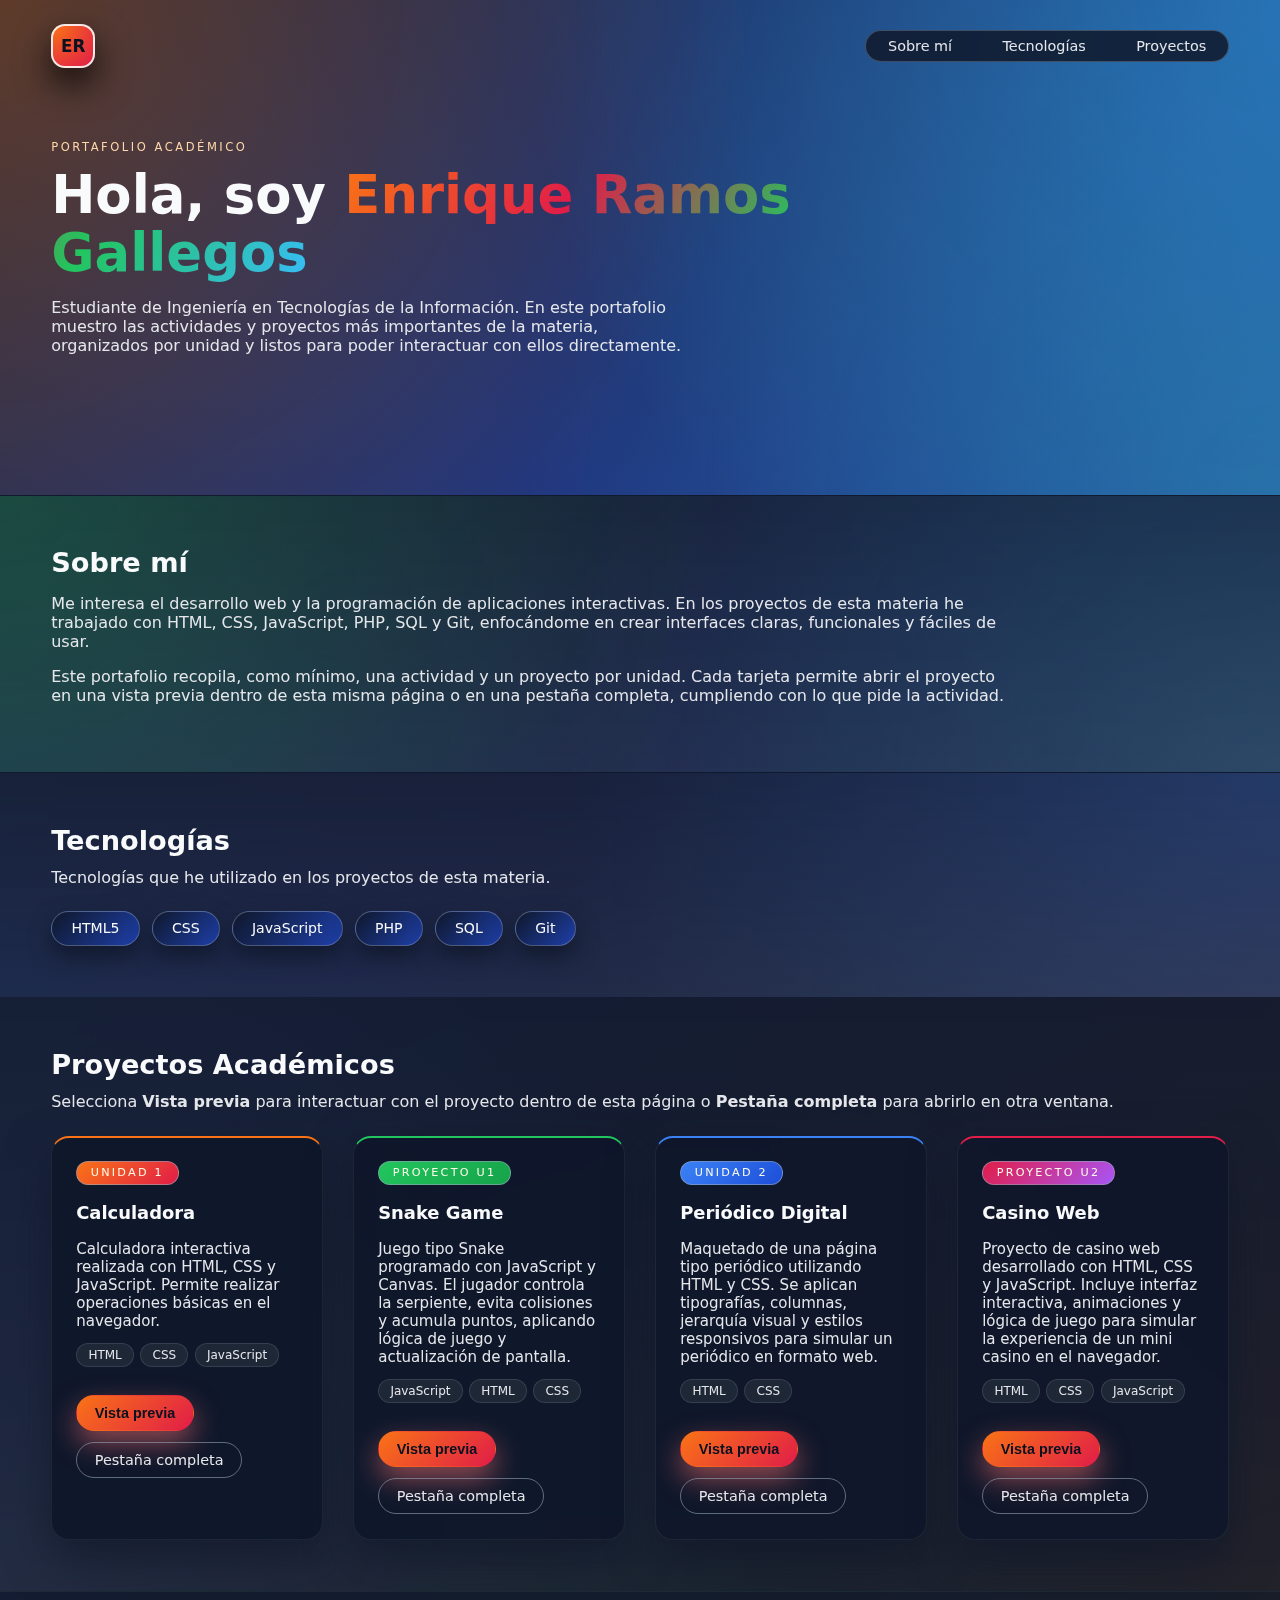
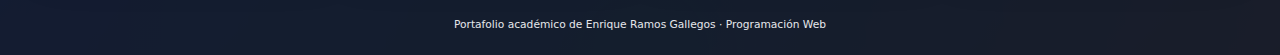
<file: index.html>
<!DOCTYPE html>
<html lang="es">
<head>
    <meta charset="UTF-8" />
    <meta name="viewport" content="width=device-width, initial-scale=1.0" />
    <title>Portafolio | Enrique Ramos Gallegos</title>
    <link rel="stylesheet" href="style.css" />
</head>
<body>
    <header class="hero">
        <nav class="top-nav">
            <span class="logo">ER</span>
            <ul class="nav-links">
                <li><a href="#about">Sobre mí</a></li>
                <li><a href="#skills">Tecnologías</a></li>
                <li><a href="#projects">Proyectos</a></li>
            </ul>
        </nav>

        <section class="hero-content">
            <div class="hero-text">
                <p class="hero-eyebrow">Portafolio académico</p>
                <h1>Hola, soy <span>Enrique Ramos Gallegos</span></h1>
                <p class="hero-subtitle">
                    Estudiante de Ingeniería en Tecnologías de la Información.
                    En este portafolio muestro las actividades y proyectos más
                    importantes de la materia, organizados por unidad y listos
                    para poder interactuar con ellos directamente.
                </p>
            </div>
        </section>
    </header>

    <main>
        <!-- SOBRE MÍ -->
        <section id="about" class="section about">
            <h2>Sobre mí</h2>
            <p>
                Me interesa el desarrollo web y la programación de aplicaciones
                interactivas. En los proyectos de esta materia he trabajado con
                HTML, CSS, JavaScript, PHP, SQL y Git, enfocándome en crear
                interfaces claras, funcionales y fáciles de usar.
            </p>
            <p>
                Este portafolio recopila, como mínimo, una actividad y un
                proyecto por unidad. Cada tarjeta permite abrir el proyecto en
                una vista previa dentro de esta misma página o en una pestaña
                completa, cumpliendo con lo que pide la actividad.
            </p>
        </section>

        <!-- TECNOLOGÍAS -->
        <section id="skills" class="section skills">
            <h2>Tecnologías</h2>
            <p class="section-description">
                Tecnologías que he utilizado en los proyectos de esta materia.
            </p>
            <div class="skills-grid">
                <div class="skill-pill">HTML5</div>
                <div class="skill-pill">CSS</div>
                <div class="skill-pill">JavaScript</div>
                <div class="skill-pill">PHP</div>
                <div class="skill-pill">SQL</div>
                <div class="skill-pill">Git</div>
            </div>
        </section>

        <!-- PROYECTOS -->
        <section id="projects" class="section projects">
            <h2>Proyectos Académicos</h2>
            <p class="section-description">
                Selecciona <strong>Vista previa</strong> para interactuar con el
                proyecto dentro de esta página o <strong>Pestaña completa</strong>
                para abrirlo en otra ventana.
            </p>

            <div class="projects-grid">

                <!-- UNIDAD 1 - ACTIVIDAD: CALCULADORA -->
                <article class="project-card">
                    <span class="badge-unit">Unidad 1</span>
                    <h3>Calculadora</h3>
                    <p>
                        Calculadora interactiva realizada con HTML, CSS y JavaScript.
                        Permite realizar operaciones básicas en el navegador.
                    </p>

                    <div class="tag-row">
                        <span class="tag">HTML</span>
                        <span class="tag">CSS</span>
                        <span class="tag">JavaScript</span>
                    </div>

                    <div class="project-actions">
                        <button
                            class="btn primary btn-preview"
                            data-url="proyectos/calculadora/index.html">
                            Vista previa
                        </button>
                        <a
                            class="btn ghost"
                            href="proyectos/calculadora/index.html"
                            target="_blank"
                            rel="noopener">
                            Pestaña completa
                        </a>
                    </div>
                </article>

                <!-- UNIDAD 1 - PROYECTO: SNAKE -->
                <article class="project-card">
                    <span class="badge-unit">Proyecto U1</span>
                    <h3>Snake Game</h3>
                    <p>
                        Juego tipo Snake programado con JavaScript y Canvas.
                        El jugador controla la serpiente, evita colisiones y acumula
                        puntos, aplicando lógica de juego y actualización de pantalla.
                    </p>

                    <div class="tag-row">
                        <span class="tag">JavaScript</span>
                        <span class="tag">HTML</span>
                        <span class="tag">CSS</span>
                    </div>

                    <div class="project-actions">
                        <button
                            class="btn primary btn-preview"
                            data-url="proyectos/snake/index.html">
                            Vista previa
                        </button>
                        <a
                            class="btn ghost"
                            href="proyectos/snake/index.html"
                            target="_blank"
                            rel="noopener">
                            Pestaña completa
                        </a>
                    </div>
                </article>

                <!-- UNIDAD 2 - ACTIVIDAD: PERIÓDICO -->
                <article class="project-card">
                    <span class="badge-unit">Unidad 2</span>
                    <h3>Periódico Digital</h3>
                    <p>
                        Maquetado de una página tipo periódico utilizando HTML y CSS.
                        Se aplican tipografías, columnas, jerarquía visual y estilos
                        responsivos para simular un periódico en formato web.
                    </p>

                    <div class="tag-row">
                        <span class="tag">HTML</span>
                        <span class="tag">CSS</span>
                    </div>

                    <div class="project-actions">
                        <button
                            class="btn primary btn-preview"
                            data-url="proyectos/periodico/index.html">
                            Vista previa
                        </button>
                        <a
                            class="btn ghost"
                            href="proyectos/periodico/index.html"
                            target="_blank"
                            rel="noopener">
                            Pestaña completa
                        </a>
                    </div>
                </article>

                <!-- UNIDAD 2 - PROYECTO: CASINO -->
                <article class="project-card">
                    <span class="badge-unit">Proyecto U2</span>
                    <h3>Casino Web</h3>
                    <p>
                        Proyecto de casino web desarrollado con HTML, CSS y JavaScript.
                        Incluye interfaz interactiva, animaciones y lógica de juego
                        para simular la experiencia de un mini casino en el navegador.
                    </p>

                    <div class="tag-row">
                        <span class="tag">HTML</span>
                        <span class="tag">CSS</span>
                        <span class="tag">JavaScript</span>
                    </div>

                    <div class="project-actions">
                        <button
                            class="btn primary btn-preview"
                            data-url="proyectos/casino/index.html">
                            Vista previa
                        </button>
                        <a
                            class="btn ghost"
                            href="proyectos/casino/index.html"
                            target="_blank"
                            rel="noopener">
                            Pestaña completa
                        </a>
                    </div>
                </article>

                <!-- SI DESPUÉS QUIERES UNIDAD 3 / 4, SOLO COPIAS OTRO ARTICLE Y CAMBIAS DATA-URL -->

            </div>
        </section>
    </main>

    <!-- MODAL DE VISTA PREVIA -->
    <div id="preview-modal" class="modal hidden">
        <div class="modal-backdrop"></div>
        <div class="modal-content">
            <button class="modal-close" aria-label="Cerrar vista previa">&times;</button>
            <iframe id="preview-frame" src="" title="Vista previa del proyecto"></iframe>
        </div>
    </div>

    <footer class="footer">
        <small>
            Portafolio académico de Enrique Ramos Gallegos · Programación Web
        </small>
    </footer>

    <script src="main.js"></script>
</body>
</html>
</file>
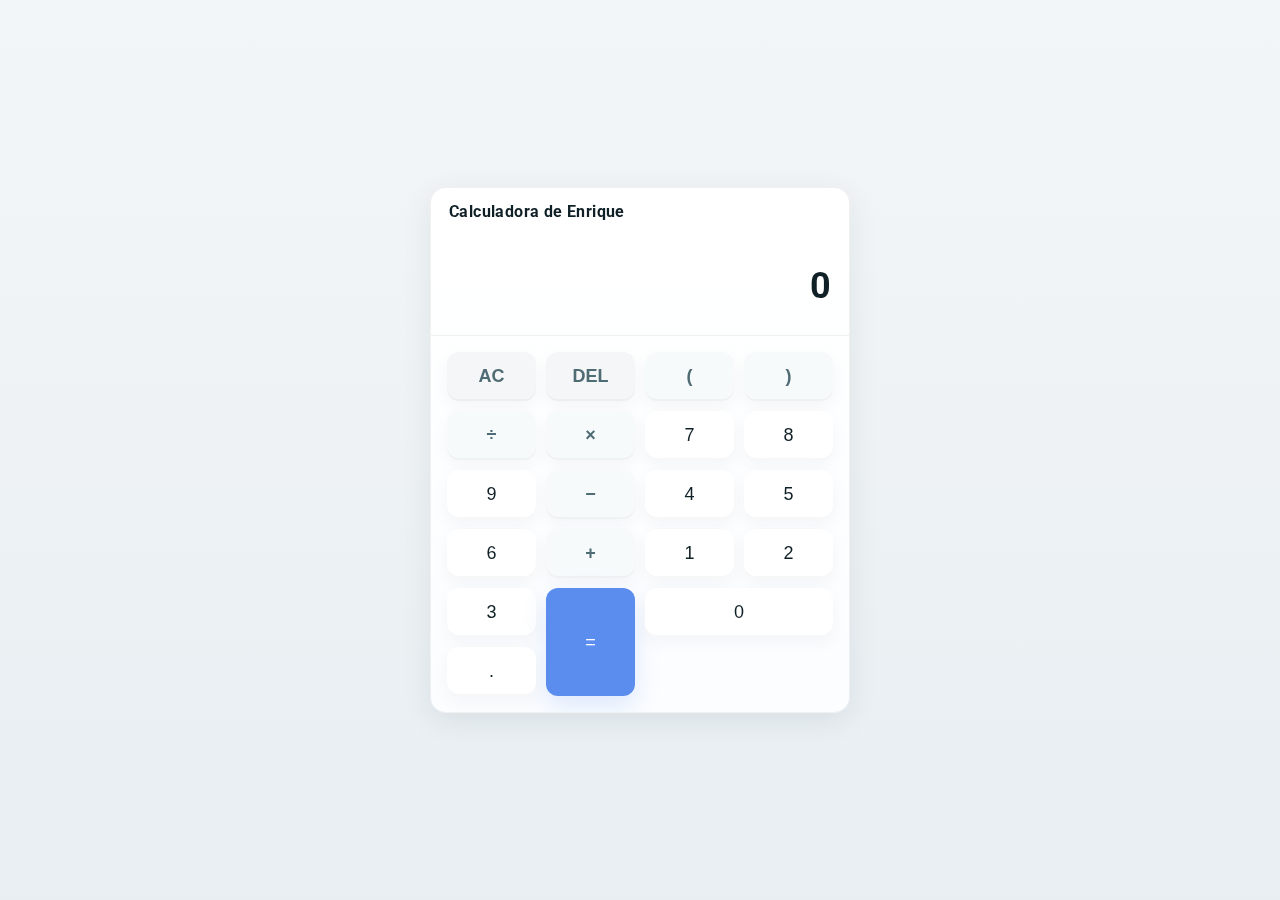
<file: proyectos/calculadora/index.html>
<!DOCTYPE html>
<html lang="es">
<head>
  <meta charset="UTF-8" />
  <meta name="viewport" content="width=device-width, initial-scale=1" />
  <title>Calculadora</title>
  <link href="https://fonts.googleapis.com/css2?family=Roboto:wght@400;600;700&display=swap" rel="stylesheet">
  <link rel="stylesheet" href="styles.css" />
</head>
<body>
  <main class="wrap">
    <div class="calc">
      <header class="topbar">
        <div class="brand">Calculadora de Enrique</div>
      </header>

      <section class="display">
        <div id="history" class="history"></div>
        <div id="screen" class="screen">0</div>
      </section>

      <section class="keys">
        <button data-act="ac" class="alt">AC</button>
        <button data-act="del" class="alt">DEL</button>
        <button data-val="(" class="op">(</button>
        <button data-val=")" class="op">)</button>

        <button data-val="÷" class="op">÷</button>
        <button data-val="×" class="op">×</button>
        <button data-val="7">7</button>
        <button data-val="8">8</button>

        <button data-val="9">9</button>
        <button data-val="-" class="op">−</button>
        <button data-val="4">4</button>
        <button data-val="5">5</button>

        <button data-val="6">6</button>
        <button data-val="+" class="op">+</button>
        <button data-val="1">1</button>
        <button data-val="2">2</button>

        <button data-val="3">3</button>
        <button data-act="eq" class="eq">=</button>
        <button data-val="0" class="zero">0</button>
        <button data-val=".">.</button>
      </section>
    </div>
  </main>

  <script>
    const screen = document.getElementById('screen');
    const historyEl = document.getElementById('history');
    const keys = document.querySelector('.keys');

  const prettyToRaw = s => s.replace(/×/g,'*').replace(/÷/g,'/');
  const rawToPretty = s => s.replace(/\*/g,'×').replace(/\//g,'÷');

  const isOp = ch => ['+','-','×','÷'].includes(ch);

    function setScreen(text){ screen.textContent = text || '0'; }
    function getText(){ return screen.textContent; }

    function addValue(v){
      let t = getText();
      if(t === '0' && /\d|\.|\(/.test(v)) t = '';
      const last = t.slice(-1);

      if(v === '(' && ( /\d/.test(last) || last === ')')){
        v = '×(';
      }

      if(isOp(v) && isOp(last)) {
        // allow '(' then '-' (unary minus)
        if(last === '(' && v === '-') {
          setScreen(t + v);
          return;
        }
        setScreen(t.slice(0,-1) + v);
        return;
      }

      if(v === '.') {
        const part = t.split(/[\+\-×÷()]/).pop();
        if(part.includes('.')) return;
      }

      if(v === ')'){
        const open = (t.match(/\(/g) || []).length;
        const close = (t.match(/\)/g) || []).length;
        if(open <= close) return; 
        if(isOp(last) || last === '(') return;
      }

      setScreen(t + v);
    }

    function clearAll(){
      historyEl.textContent = '';
      setScreen('0');
    }

    function del(){
      const t = getText();
      setScreen(t.length > 1 ? t.slice(0,-1) : '0');
    }

    function calc(){
      let exprPretty = getText();
      let expr = prettyToRaw(exprPretty);

      if(isOp(exprPretty.slice(-1))){
        exprPretty = exprPretty.slice(0,-1);
        expr = prettyToRaw(exprPretty);
      }

      const open = (expr.match(/\(/g) || []).length;
      const close = (expr.match(/\)/g) || []).length;
      const diff = open - close;
      if(diff > 0){
        expr += ')'.repeat(diff);
        exprPretty = exprPretty + ')'.repeat(diff);
      }

      try{
        const result = Function(`"use strict"; return (${expr})`)();
        if (result === Infinity || Number.isNaN(result)) throw new Error('Inválido');
        historyEl.textContent = exprPretty + ' =';
        setScreen(format(result));
      }catch{
        flash();
      }
    }

    function format(n){
      const r = Math.round(n * 100) / 100;
      const s = r.toString();
      const [int, dec=''] = s.split('.');
      const intFmt = int.replace(/\B(?=(\d{3})+(?!\d))/g, ' ');
      return dec ? `${intFmt}.${dec}` : intFmt;
    }

    function flash(){
      screen.classList.add('shake');
      setTimeout(()=>screen.classList.remove('shake'),250);
    }

    keys.addEventListener('click', e=>{
      const b = e.target.closest('button'); if(!b) return;
      const v = b.dataset.val;
      const act = b.dataset.act;
      if(v) addValue(v);
      else if(act==='ac') clearAll();
      else if(act==='del') del();
      else if(act==='eq') calc();
    });

    window.addEventListener('keydown', e=>{
      const k = e.key;
      if(/\d/.test(k)) addValue(k);
      else if(k==='.') addValue('.');
      else if(k==='+'||k==='-') addValue(k);
      else if(k==='*') addValue('×');
      else if(k==='/') addValue('÷');
      else if(k==='(') addValue('(');
      else if(k===')') addValue(')');
      else if(k==='Enter' || k==='='){ e.preventDefault(); calc(); }
      else if(k==='Backspace'){ del(); }
      else if(k==='Escape'){ clearAll(); }
    });
  </script>
</body>
</html>
</file>
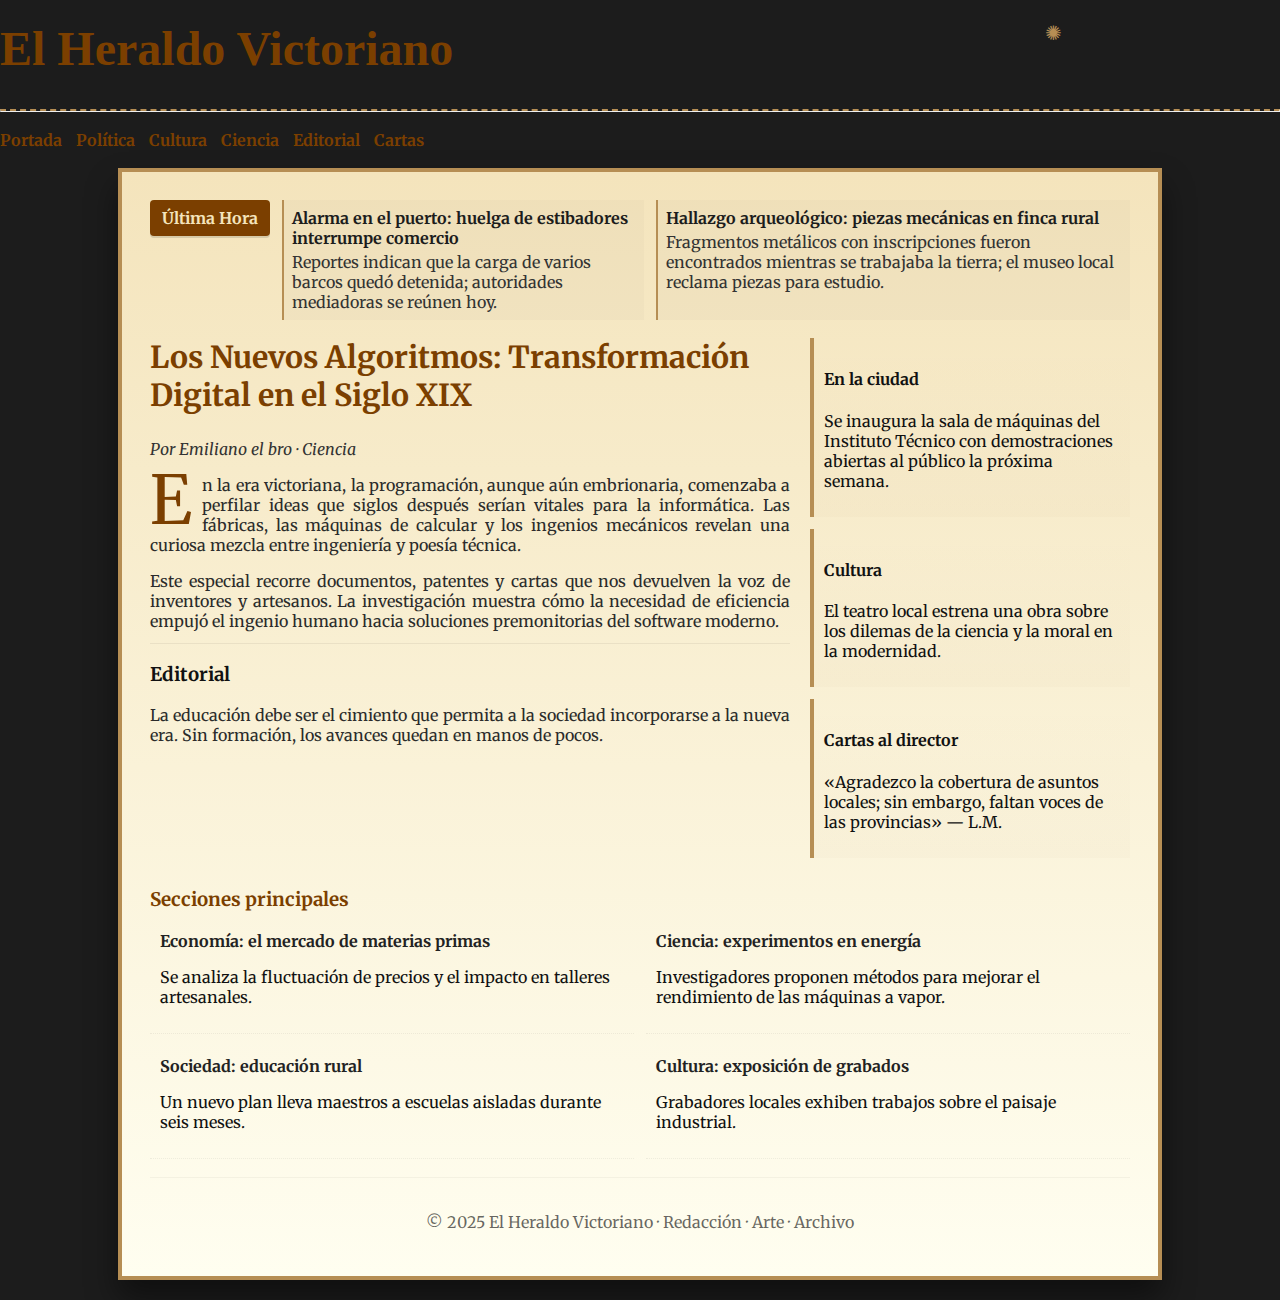
<file: proyectos/periodico/index.html>
<!DOCTYPE html>
<html lang="es">
<head>
    <meta charset="UTF-8">
    <meta name="viewport" content="width=device-width, initial-scale=1.0">
    <title>El Diario del Profe — Edición</title>
    <link href="https://fonts.googleapis.com/css2?family=Merriweather:wght@300;400;700&family=Source+Sans+3:wght@300;400;600&display=swap" rel="stylesheet">
    <link rel="stylesheet" href="victorian.css">
    <meta name="description" content="Edición digital con estilo de periódico: noticias, opinión y reportajes." />
    <meta name="author" content="Redacción El Diario del Profe" />
</head>
<body>
</head>
<body>
    <header class="masthead-vic">
        <div class="masthead-wrap">
            <div class="masthead-left">
                <h1 class="vic-title">El Heraldo Victoriano</h1>
                <p class="vic-sub">Edición ilustrada · Martes 18 de Noviembre de 2025 — Núm. 142</p>
            </div>
            <div class="masthead-right">
                <div class="ornament">✺</div>
                <p class="motto">Información, Cultura y Ciencia</p>
            </div>
        </div>
        <hr class="ornamental">
        <nav class="vic-nav">
            <a href="#">Portada</a>
            <a href="#">Política</a>
            <a href="#">Cultura</a>
            <a href="#">Ciencia</a>
            <a href="#">Editorial</a>
            <a href="#">Cartas</a>
        </nav>
    </header>

    <main class="paper">
        <section class="breaking">
            <div class="breaking-badge">Última Hora</div>
            <div class="breaking-items">
                <article>
                    <h4>Alarma en el puerto: huelga de estibadores interrumpe comercio</h4>
                    <p>Reportes indican que la carga de varios barcos quedó detenida; autoridades mediadoras se reúnen hoy.</p>
                </article>
                <article>
                    <h4>Hallazgo arqueológico: piezas mecánicas en finca rural</h4>
                    <p>Fragmentos metálicos con inscripciones fueron encontrados mientras se trabajaba la tierra; el museo local reclama piezas para estudio.</p>
                </article>
            </div>
        </section>

        <section class="columns">
            <article class="column lead">
                <h2>Los Nuevos Algoritmos: Transformación Digital en el Siglo XIX</h2>
                <p class="by">Por <em>Emiliano el bro</em> · Ciencia</p>
                <p class="paragraph"><span class="drop">E</span>n la era victoriana, la programación, aunque aún embrionaria, comenzaba a perfilar ideas que siglos después serían vitales para la informática. Las fábricas, las máquinas de calcular y los ingenios mecánicos revelan una curiosa mezcla entre ingeniería y poesía técnica.</p>
                <p class="paragraph">Este especial recorre documentos, patentes y cartas que nos devuelven la voz de inventores y artesanos. La investigación muestra cómo la necesidad de eficiencia empujó el ingenio humano hacia soluciones premonitorias del software moderno.</p>
                <hr class="section-rule">
                <h3>Editorial</h3>
                <p class="paragraph">La educación debe ser el cimiento que permita a la sociedad incorporarse a la nueva era. Sin formación, los avances quedan en manos de pocos.</p>
            </article>

            <aside class="column side">
                <div class="box">
                    <h4>En la ciudad</h4>
                    <p>Se inaugura la sala de máquinas del Instituto Técnico con demostraciones abiertas al público la próxima semana.</p>
                </div>

                <div class="box">
                    <h4>Cultura</h4>
                    <p>El teatro local estrena una obra sobre los dilemas de la ciencia y la moral en la modernidad.</p>
                </div>

                <div class="box small">
                    <h4>Cartas al director</h4>
                    <p>«Agradezco la cobertura de asuntos locales; sin embargo, faltan voces de las provincias» — L.M.</p>
                </div>
            </aside>
        </section>

        <section class="news-grid">
            <h3>Secciones principales</h3>
            <div class="grid">
                <article class="tile">
                    <h4>Economía: el mercado de materias primas</h4>
                    <p>Se analiza la fluctuación de precios y el impacto en talleres artesanales.</p>
                </article>
                <article class="tile">
                    <h4>Ciencia: experimentos en energía</h4>
                    <p>Investigadores proponen métodos para mejorar el rendimiento de las máquinas a vapor.</p>
                </article>
                <article class="tile">
                    <h4>Sociedad: educación rural</h4>
                    <p>Un nuevo plan lleva maestros a escuelas aisladas durante seis meses.</p>
                </article>
                <article class="tile">
                    <h4>Cultura: exposición de grabados</h4>
                    <p>Grabadores locales exhiben trabajos sobre el paisaje industrial.</p>
                </article>
            </div>
        </section>

        <footer class="paper-foot">
            <p>&copy; 2025 El Heraldo Victoriano · Redacción · Arte · Archivo</p>
        </footer>
    </main>

    </body>
</html>
</body>
</html>
</file>
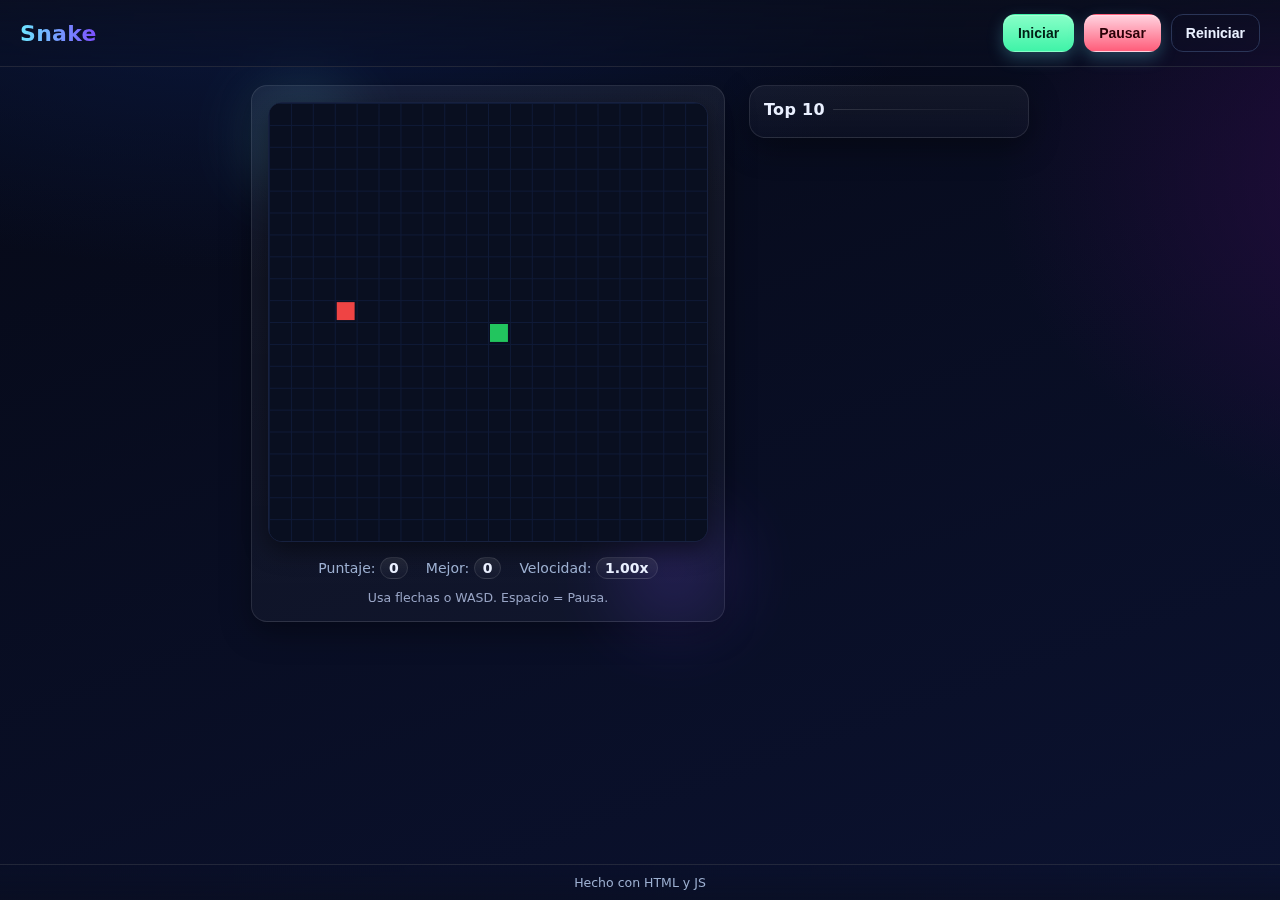
<file: proyectos/snake/index.html>
<!DOCTYPE html>
<html lang="es">
<head>
  <meta charset="UTF-8">
  <meta name="viewport" content="width=device-width, initial-scale=1.0">
  <title>Snake</title>
  <link rel="stylesheet" href="style.css">
</head>
<body>
  <header class="app-header">
    <h1>Snake</h1>
    <div class="controls">
      <button id="btnStart" class="btn">Iniciar</button>
      <button id="btnPause" class="btn">Pausar</button>
      <button id="btnReset" class="btn btn-outline">Reiniciar</button>
    </div>
  </header>

  <main class="layout">
    <section class="board-card">
      <canvas id="board" width="440" height="440"></canvas>
      <div class="hud">
        <div>Puntaje: <strong id="score">0</strong></div>
        <div>Mejor: <strong id="best">0</strong></div>
        <div>Velocidad: <strong id="speed">1x</strong></div>
      </div>
      <p class="hint">Usa flechas o WASD. Espacio = Pausa.</p>
    </section>

    <aside class="sidebar">
      <h2>Top 10</h2>
      <ol id="leaderboard" class="leaderboard"></ol>
    </aside>
  </main>

  <dialog id="gameOverModal" class="modal">
    <form method="dialog" class="modal-card" id="saveForm">
      <h3>Perdiste</h3>
      <p>Puntaje: <strong id="finalScore">0</strong></p>
      <label class="field">Nombre (3–12 letras)
        <input type="text" id="playerName" maxlength="12" minlength="3" required placeholder="Tu nombre">
      </label>
      <menu class="modal-actions">
        <button value="cancel" class="btn btn-outline">Cerrar</button>
        <button id="btnSave" class="btn" value="default">Guardar</button>
      </menu>
    </form>
  </dialog>

  <footer class="app-footer">Hecho con HTML y JS</footer>
  <script src="script.js"></script>
</body>
</html>
</file>
<file: style.css>
:root {
    /* Colores principales (más coloridos) */
    --bg-body: #0f172a;
    --bg-elevated: #0b1220;
    --bg-card: rgba(15, 23, 42, 0.92);
    --accent: #f97316;          /* naranja */
    --accent-2: #22c55e;        /* verde */
    --accent-3: #3b82f6;        /* azul */
    --accent-soft: rgba(248, 161, 75, 0.3);
    --text-main: #f9fafb;
    --text-muted: #e5e7eb;
    --border-subtle: #1f2937;
    --danger: #ef4444;

    --radius-lg: 18px;
    --radius-pill: 999px;

    --shadow-soft: 0 18px 45px rgba(15, 23, 42, 0.7);
    --transition-fast: 170ms ease-out;
    --transition-med: 230ms ease-out;
}

*,
*::before,
*::after {
    box-sizing: border-box;
}

html,
body {
    margin: 0;
    padding: 0;
    font-family: system-ui, -apple-system, BlinkMacSystemFont, "Segoe UI", sans-serif;

    /* 🔥 Fondo más claro, más vivo, ya no negro plano */
    background:
        radial-gradient(circle at 0% 0%, rgba(249, 115, 22, 0.55) 0, transparent 55%),
        radial-gradient(circle at 100% 0%, rgba(56, 189, 248, 0.55) 0, transparent 60%),
        radial-gradient(circle at 50% 100%, rgba(34, 197, 94, 0.45) 0, transparent 60%),
        linear-gradient(135deg, #0ea5e9 0%, #6366f1 45%, #f97316 100%);
    color: var(--text-main);
}

/* Sutil textura encima del fondo para que no se vea plano */
body::before {
    content: "";
    position: fixed;
    inset: 0;
    background-image: linear-gradient(
        120deg,
        rgba(255, 255, 255, 0.06) 1px,
        transparent 1px
    );
    background-size: 90px 90px;
    opacity: 0.18;
    mix-blend-mode: soft-light;
    pointer-events: none;
}

/* ---------- NAV + HERO ---------- */

.hero {
    min-height: 55vh;
    padding: 1.5rem clamp(1.6rem, 4vw, 3.6rem) 3.2rem;
    background:
        radial-gradient(circle at 0% 0%, rgba(249, 115, 22, 0.3), transparent 55%),
        radial-gradient(circle at 100% 0%, rgba(56, 189, 248, 0.35), transparent 55%),
        radial-gradient(circle at 100% 100%, rgba(34, 197, 94, 0.25), transparent 55%),
        linear-gradient(135deg, rgba(15,23,42,0.9), rgba(30,64,175,0.9));
    position: relative;
    overflow: hidden;
}

/* Brillito diagonal suave en el hero */
.hero::after {
    content: "";
    position: absolute;
    inset: 0;
    background-image: linear-gradient(
        120deg,
        rgba(255, 255, 255, 0.06) 1px,
        transparent 1px
    );
    background-size: 80px 80px;
    opacity: 0.15;
    pointer-events: none;
}

.top-nav {
    position: relative;
    z-index: 1;
    display: flex;
    align-items: center;
    justify-content: space-between;
    margin-bottom: 3rem;
}

.logo {
    width: 44px;
    height: 44px;
    border-radius: 14px;
    border: 2px solid rgba(248, 250, 252, 0.9);
    display: inline-flex;
    align-items: center;
    justify-content: center;
    font-weight: 800;
    font-size: 1.05rem;
    background: radial-gradient(circle at 0% 0%, #f97316, #e11d48);
    color: #0b1120;
    box-shadow: 0 16px 35px rgba(0, 0, 0, 0.8);
}

.nav-links {
    list-style: none;
    display: flex;
    gap: 1.25rem;
    padding: 0.35rem 0.4rem;
    margin: 0;
    border-radius: 999px;
    background: rgba(15, 23, 42, 0.85);
    border: 1px solid rgba(148, 163, 184, 0.35);
    backdrop-filter: blur(12px);
}

.nav-links a {
    color: var(--text-muted);
    text-decoration: none;
    font-size: 0.9rem;
    padding: 0.45rem 0.95rem;
    border-radius: 999px;
    transition: background var(--transition-fast), color var(--transition-fast), transform var(--transition-fast);
}

.nav-links a:hover {
    background: rgba(15, 23, 42, 0.9);
    color: #fefce8;
    transform: translateY(-1px);
}

.hero-content {
    position: relative;
    z-index: 1;
    max-width: 820px;
    padding-top: 0.8rem;
}

.hero-eyebrow {
    text-transform: uppercase;
    letter-spacing: 0.22em;
    font-size: 0.72rem;
    color: #fed7aa;
    margin-bottom: 0.75rem;
}

.hero h1 {
    font-size: clamp(2.2rem, 3.2vw + 1rem, 3.3rem);
    line-height: 1.1;
    margin: 0 0 1rem;
}

.hero h1 span {
    background: linear-gradient(120deg, #f97316, #e11d48, #22c55e, #38bdf8);
    -webkit-background-clip: text;
    color: transparent;
}

.hero-subtitle {
    margin: 0;
    font-size: 1rem;
    color: var(--text-muted);
    max-width: 40rem;
}

/* ---------- SECCIONES ---------- */

.section {
    padding: 3.2rem clamp(1.6rem, 4vw, 3.6rem);
    /* que deje ver el fondo global, no un bloque negro */
    background: linear-gradient(
        to bottom,
        rgba(15, 23, 42, 0.8),
        rgba(15, 23, 42, 0.7)
    );
    backdrop-filter: blur(6px);
}

.section h2 {
    font-size: 1.7rem;
    margin: 0 0 0.75rem;
}

.section-description {
    margin: 0 0 1.5rem;
    color: var(--text-muted);
}

/* SOBRE MÍ */

.about {
    background:
        radial-gradient(circle at 0% 0%, rgba(34, 197, 94, 0.25), transparent 55%),
        radial-gradient(circle at 100% 100%, rgba(56, 189, 248, 0.2), transparent 55%),
        linear-gradient(to bottom, rgba(15,23,42,0.9), rgba(15,23,42,0.8));
    border-top: 1px solid rgba(15, 23, 42, 0.9);
    border-bottom: 1px solid rgba(15, 23, 42, 0.9);
}

.about p {
    max-width: 60rem;
    color: var(--text-muted);
}

/* TECNOLOGÍAS */

.skills {
    background:
        radial-gradient(circle at 100% 0%, rgba(59, 130, 246, 0.25), transparent 55%),
        linear-gradient(to bottom, rgba(15,23,42,0.9), rgba(15,23,42,0.8));
}

.skills-grid {
    display: flex;
    flex-wrap: wrap;
    gap: 0.75rem;
    margin-top: 1rem;
}

.skill-pill {
    padding: 0.55rem 1.2rem;
    border-radius: var(--radius-pill);
    border: 1px solid rgba(148, 163, 184, 0.45);
    font-size: 0.88rem;
    color: var(--text-main);
    background: linear-gradient(135deg, rgba(15, 23, 42, 0.95), rgba(30, 64, 175, 0.95));
    box-shadow: 0 10px 22px rgba(15, 23, 42, 0.9);
}

/* ---------- PROYECTOS ---------- */

.projects {
    background:
        radial-gradient(circle at 0% 100%, rgba(248, 250, 252, 0.05), transparent 55%),
        linear-gradient(to bottom, rgba(15,23,42,0.95), rgba(15,23,42,0.9));
}

.projects-grid {
    display: grid;
    grid-template-columns: repeat(auto-fit, minmax(260px, 1fr));
    gap: 1.9rem;
    margin-top: 1.6rem;
}

.project-card {
    position: relative;
    background: var(--bg-card);
    border-radius: var(--radius-lg);
    padding: 1.4rem 1.5rem 1.6rem;
    border: 1px solid rgba(31, 41, 55, 0.9);
    box-shadow: var(--shadow-soft);
    display: flex;
    flex-direction: column;
    gap: 0.85rem;
    overflow: hidden;
    transition:
        transform var(--transition-med),
        box-shadow var(--transition-med),
        border-color var(--transition-med),
        background var(--transition-med);
}

/* bordes de colores por tarjeta */
.project-card:nth-child(1) { border-top: 2px solid #f97316; }
.project-card:nth-child(2) { border-top: 2px solid #22c55e; }
.project-card:nth-child(3) { border-top: 2px solid #3b82f6; }
.project-card:nth-child(4) { border-top: 2px solid #e11d48; }

.project-card::before {
    content: "";
    position: absolute;
    inset: -40%;
    background:
        radial-gradient(circle at 0% 0%, rgba(249, 115, 22, 0.22), transparent 55%),
        radial-gradient(circle at 100% 100%, rgba(56, 189, 248, 0.2), transparent 55%);
    opacity: 0;
    transition: opacity var(--transition-med);
    pointer-events: none;
}

.project-card:hover {
    transform: translateY(-4px) scale(1.01);
    box-shadow: 0 22px 55px rgba(0, 0, 0, 0.75);
    border-color: rgba(248, 250, 252, 0.18);
    background: rgba(15, 23, 42, 0.98);
}

.project-card:hover::before {
    opacity: 1;
}

.project-card h3 {
    margin: 0.2rem 0;
    font-size: 1.12rem;
}

.project-card p {
    margin: 0;
    color: var(--text-muted);
    font-size: 0.94rem;
}

.badge-unit {
    align-self: flex-start;
    font-size: 0.7rem;
    text-transform: uppercase;
    letter-spacing: 0.2em;
    padding: 0.3rem 0.85rem;
    border-radius: var(--radius-pill);
    border: 1px solid rgba(148, 163, 184, 0.6);
    color: #fefce8;
    background: linear-gradient(135deg, #f97316, #e11d48);
}

.project-card:nth-child(2) .badge-unit {
    background: linear-gradient(135deg, #22c55e, #16a34a);
}
.project-card:nth-child(3) .badge-unit {
    background: linear-gradient(135deg, #3b82f6, #1d4ed8);
}
.project-card:nth-child(4) .badge-unit {
    background: linear-gradient(135deg, #e11d48, #a855f7);
}

.tag-row {
    display: flex;
    flex-wrap: wrap;
    gap: 0.4rem;
}

.tag {
    font-size: 0.75rem;
    padding: 0.25rem 0.7rem;
    border-radius: var(--radius-pill);
    background: rgba(31, 41, 55, 0.96);
    color: var(--text-muted);
    border: 1px solid rgba(55, 65, 81, 0.9);
}

.project-actions {
    margin-top: 0.9rem;
    display: flex;
    flex-wrap: wrap;
    gap: 0.7rem;
}

/* ---------- BOTONES ---------- */

.btn {
    display: inline-flex;
    align-items: center;
    justify-content: center;
    padding: 0.55rem 1.1rem;
    border-radius: var(--radius-pill);
    border: 1px solid transparent;
    font-size: 0.9rem;
    cursor: pointer;
    text-decoration: none;
    transition:
        background var(--transition-fast),
        color var(--transition-fast),
        border-color var(--transition-fast),
        transform var(--transition-fast),
        box-shadow var(--transition-fast);
}

.btn.primary {
    background: linear-gradient(135deg, #f97316, #e11d48);
    color: #0b1120;
    font-weight: 600;
    box-shadow: 0 12px 28px rgba(248, 113, 113, 0.55);
}

.btn.primary:hover {
    transform: translateY(-1px);
    box-shadow: 0 18px 42px rgba(248, 113, 113, 0.75);
}

.btn.ghost {
    background: transparent;
    color: var(--text-muted);
    border-color: rgba(148, 163, 184, 0.6);
}

.btn.ghost:hover {
    border-color: #3b82f6;
    color: #e5e7eb;
}

/* ---------- MODAL PREVIEW ---------- */

.modal {
    position: fixed;
    inset: 0;
    display: none;
    align-items: center;
    justify-content: center;
    z-index: 50;
}

.modal.is-visible {
    display: flex;
}

.modal-backdrop {
    position: absolute;
    inset: 0;
    background: rgba(15, 23, 42, 0.9);
    backdrop-filter: blur(10px);
}

.modal-content {
    position: relative;
    z-index: 1;
    width: min(1050px, 96vw);
    height: min(90vh, 700px);
    background: radial-gradient(circle at 0% 0%, rgba(59, 130, 246, 0.35), transparent 55%),
                radial-gradient(circle at 100% 100%, rgba(248, 113, 113, 0.35), transparent 55%),
                #020617;
    border-radius: 22px;
    border: 1px solid rgba(148, 163, 184, 0.7);
    box-shadow: 0 30px 70px rgba(0, 0, 0, 0.95);
    overflow: hidden;
    display: flex;
    flex-direction: column;
}

.modal-close {
    position: absolute;
    top: 0.7rem;
    right: 0.9rem;
    width: 32px;
    height: 32px;
    border-radius: 999px;
    border: none;
    background: rgba(15, 23, 42, 0.95);
    color: var(--text-main);
    font-size: 1.4rem;
    line-height: 1;
    cursor: pointer;
    box-shadow: 0 10px 25px rgba(0, 0, 0, 0.85);
}

.modal-close:hover {
    background: var(--danger);
}

#preview-frame {
    flex: 1;
    border: none;
    margin-top: 2.6rem;
    width: 100%;
    background: #020617;
}

/* ---------- FOOTER ---------- */

.footer {
    padding: 1.5rem;
    text-align: center;
    font-size: 0.8rem;
    color: var(--text-muted);
    border-top: 1px solid var(--border-subtle);
    background: rgba(15,23,42,0.95);
}

/* ---------- RESPONSIVE ---------- */

@media (max-width: 720px) {
    .top-nav {
        flex-direction: column;
        align-items: flex-start;
        gap: 0.9rem;
    }

    .nav-links {
        width: 100%;
        justify-content: center;
    }

    .hero {
        padding-bottom: 2.6rem;
    }

    .section {
        padding-inline: 1.4rem;
    }
}

.hidden {
    display: none;
}
</file>
<file: proyectos/calculadora/styles.css>
:root{
  /* Softer, more natural palette */
  --bg:#f3f6f8;
  --bg2:#e8eef2;
  --stroke:rgba(15,25,35,0.06);
  --text:#102027;
  --muted:#4f6b73;
  --key:#ffffff;
  --key-hover:#f1f5f7;
  --key-op:#f7fafb;
  --key-alt:#f4f6f7;
  --key-eq:#5b8def;
}
*{box-sizing:border-box}
html,body{height:100%}
body{
  margin:0;
  font-family:Inter,Roboto,system-ui,-apple-system,Segoe UI,Ubuntu,Cantarell,Noto Sans,sans-serif;
  color:var(--text);
  background: linear-gradient(180deg,var(--bg),var(--bg2));
}

.wrap{
  min-height:100%;
  display:grid;
  place-items:center;
  padding:24px;
}

.calc{
  width:100%;
  max-width:420px;
  background: linear-gradient(180deg, #ffffff, #fbfdff);
  border:1px solid var(--stroke);
  border-radius:16px;
  box-shadow: 0 8px 30px rgba(16,32,40,0.08);
  overflow:hidden;
  backdrop-filter: blur(6px);
}

.topbar{
  display:flex;
  align-items:center;
  justify-content:space-between;
  padding:14px 18px 0 18px;
}
.brand{
  font-weight:700;
  letter-spacing:.4px;
}
.mini-hint{
  font-size:12px;
  color:var(--muted);
  opacity:.9;
}

.display{
  padding:18px 18px 10px 18px;
}
.history{
  min-height:20px;
  color:var(--muted);
  font-size:14px;
  text-align:right;
  opacity:.9;
}
.screen{
  margin-top:6px;
  min-height:60px;
  font-size:36px;
  font-weight:700;
  text-align:right;
  letter-spacing:.2px;
  word-break:break-word;
  padding-left:6px;
}

.keys{
  display:grid;
  gap:10px;
  grid-template-columns: repeat(4, 1fr);
  padding:16px;
  background: transparent;
  border-top:1px solid var(--stroke);
}

button{
  appearance:none;
  border:none;
  border-radius:12px;
  background:var(--key);
  color:var(--text);
  font-size:18px;
  padding:14px 12px;
  cursor:pointer;
  box-shadow: 0 6px 18px rgba(16,32,40,0.04), inset 0 -2px 0 rgba(0,0,0,0.03);
  transition:transform .04s ease, filter .15s ease, background .15s ease;
}
button:hover{ filter:brightness(1.08) }
button:active{ transform:translateY(1px) }

button.op{ background:var(--key-op); color:var(--muted); font-weight:600 }
button.alt{ background:var(--key-alt); color:var(--muted); font-weight:600 }
button.eq{
  background:var(--key-eq);
  color:#fff;
  grid-row: span 2;
  box-shadow: 0 10px 24px rgba(91,141,239,0.18);
}
button.zero{ grid-column: span 2 }

.shake{
  animation:shake .25s linear 1;
}
@keyframes shake{
  0%{transform:translateX(0)}
  25%{transform:translateX(-4px)}
  50%{transform:translateX(4px)}
  75%{transform:translateX(-2px)}
  100%{transform:translateX(0)}
}

@media (max-width:380px){
  .screen{ font-size:34px }
  button{ font-size:17px; padding:14px 10px }
}
</file>
<file: proyectos/periodico/victorian.css>
:root{
    --laton:#B68E54;
    --cobre:#7B3F00;
    --carbon:#1C1C1C;
    --pergamino:#F4E4BC;
    --vapor:#A8A9AD;
}

body{
    background:var(--carbon);
    margin:0;
    padding:20px 0;
    font-family:'Old Standard TT','Merriweather',serif;
    color:#111;
}

.paper{
    max-width:980px;
    margin:0 auto;
    background:linear-gradient(180deg,var(--pergamino) 0%,#fffef0 100%);
    padding:28px;
    border:4px solid var(--laton);
    box-shadow:0 18px 30px rgba(0,0,0,0.45);
}

.masthead-vic{margin-bottom:12px}
.masthead-wrap{display:flex;justify-content:space-between;align-items:center;gap:16px}
.vic-title{font-size:48px;color:var(--cobre);margin:0;font-family:'Old Standard TT',serif}
.vic-sub{margin:0;color:var(--carbon);font-style:italic}
.motto{color:var(--carbon)}
.ornamental{border-top:2px dashed var(--laton);margin:12px 0}
.vic-nav{display:flex;gap:14px;padding:6px 0}
.vic-nav a{color:var(--cobre);text-decoration:none;font-weight:700}
.vic-nav a:hover{color:var(--laton)}

.breaking{display:flex;gap:12px;align-items:flex-start;margin-bottom:18px}
.breaking-badge{background:var(--cobre);color:var(--pergamino);padding:8px 12px;font-weight:700;border-radius:4px;box-shadow:0 2px 0 rgba(0,0,0,0.12)}
.breaking-items{display:flex;gap:12px;flex:1}
.breaking-items article{background:rgba(0,0,0,0.02);padding:8px;border-left:2px solid var(--laton)}
.breaking-items h4{margin:0 0 4px 0;font-family:'Merriweather',serif;color:var(--carbon)}
.breaking-items p{margin:0;color:#333}

.columns{display:grid;grid-template-columns:2fr 1fr;gap:20px;margin-bottom:18px}
.column.lead h2{font-family:'Merriweather',serif;color:var(--cobre);margin-top:0;font-size:1.9rem}
.by{color:#333;font-style:italic;margin-bottom:8px}
.paragraph{color:#2b2b2b;text-align:justify;font-family:'Merriweather',serif;margin-bottom:12px}
.drop{float:left;font-size:4.2rem;line-height:0.75;padding-right:10px;color:var(--cobre)}
.section-rule{border:none;border-top:1px solid rgba(0,0,0,0.06);margin:12px 0}

.side .box{background:linear-gradient(0deg,rgba(123,63,0,0.02),transparent);padding:10px;border-left:4px solid var(--laton);margin-bottom:12px}

.news-grid h3{font-family:'Merriweather',serif;color:var(--cobre);margin-bottom:10px}
.grid{display:grid;grid-template-columns:repeat(2,1fr);gap:12px}
.tile{padding:10px;border-bottom:1px dotted rgba(0,0,0,0.06)}
.tile h4{margin:0 0 6px 0;color:#222;font-family:'Merriweather',serif}

.paper-foot{text-align:center;color:rgba(0,0,0,0.6);padding-top:18px;margin-top:18px;border-top:1px solid rgba(0,0,0,0.04)}
.ornament{color:var(--laton);font-size:20px}

/* Bracket/World Cup visuals */
.worldcup{margin-top:18px}
.worldcup .bracket{display:grid;grid-template-columns:1fr 1fr;gap:18px}
.worldcup .round{background:linear-gradient(180deg,#fff,#fffef4);padding:12px;border:2px solid rgba(0,0,0,0.06);}
.worldcup .round h4{margin:0 0 8px 0;color:var(--cobre);font-family:'Merriweather',serif}
.worldcup .round ul{list-style:none;padding:0;margin:0}
.worldcup .round li{padding:6px 0;border-bottom:1px dashed rgba(0,0,0,0.06);}
.worldcup .final{grid-column:1 / -1;background:linear-gradient(180deg,#fff8e6,#fffef4);padding:14px;border:3px solid var(--laton);text-align:center}
.match-note{font-style:italic;color:#444;margin-top:6px}

@media(max-width:880px){.columns{grid-template-columns:1fr}.grid{grid-template-columns:1fr}.vic-title{font-size:30px}}

@media print{body{background:#fff}.vic-nav,.breaking-badge{display:none}.paper{box-shadow:none;border:none}}
</file>
<file: proyectos/snake/style.css>
/* ======= Snake — Tema Neo-Glass (solo CSS) ======= */
:root{
  --bg-1: #060916;
  --bg-2: #0b1230;
  --glass: rgba(255,255,255,.06);
  --glass-2: rgba(255,255,255,.08);
  --stroke: rgba(255,255,255,.10);
  --muted: #9db0d1;
  --text: #eaf0ff;
  --brand: #6ee7ff;      /* acento principal */
  --brand-2: #7c4dff;    /* acento secundario */
  --danger: #ff5d7a;     /* rojo suave */
  --success: #40f3a8;    /* verde suave */
  --radius: 16px;
  --shadow: 0 10px 30px rgba(0,0,0,.35);
}

*{box-sizing:border-box;margin:0;padding:0}
html,body{
  height:100%;
  font-family: ui-sans-serif, system-ui, -apple-system, Segoe UI, Roboto, "Helvetica Neue", Arial, "Noto Sans", "Liberation Sans", sans-serif;
  color:var(--text);
  background:
    radial-gradient(1200px 600px at 20% -10%, #0b1a44 0%, transparent 60%),
    radial-gradient(900px 600px at 120% 20%, #2a0b44 0%, transparent 60%),
    linear-gradient(160deg, var(--bg-1), var(--bg-2));
  overflow:hidden;
}

/* ======= Header ======= */
.app-header{
  position:sticky; top:0; z-index:5;
  display:flex; align-items:center; justify-content:space-between;
  padding:14px 20px;
  backdrop-filter:saturate(110%) blur(8px);
  background: linear-gradient(180deg, rgba(10,14,30,.75), rgba(10,14,30,.35));
  border-bottom:1px solid var(--stroke);
}
.app-header h1{
  font-weight:800; letter-spacing:.3px; font-size:22px;
  background: linear-gradient(90deg, var(--brand), var(--brand-2));
  -webkit-background-clip:text; background-clip:text; color:transparent;
}
.controls{display:flex; gap:10px}

/* ======= Botones ======= */
.btn{
  appearance:none; border:1px solid transparent; cursor:pointer;
  padding:10px 14px; border-radius:12px; font-weight:600; font-size:14px;
  color:#001018; background:linear-gradient(180deg, #9af3ff, var(--brand));
  box-shadow: 0 6px 16px rgba(110,231,255,.25), inset 0 1px 0 rgba(255,255,255,.25);
  transition: transform .08s ease, filter .2s ease, box-shadow .2s ease;
}
.btn:hover{filter:brightness(1.06)}
.btn:active{transform:translateY(1px)}
.btn:focus-visible{outline:2px solid #fff4; outline-offset:2px}

.btn.btn-outline{
  background:transparent; color:var(--text);
  border-color:var(--stroke);
  box-shadow:none;
}
.btn.btn-outline:hover{
  border-color:#ffffff33; background:var(--glass-2)
}

/* ======= Layout ======= */
.layout{
  display:flex; align-items:flex-start; justify-content:center; gap:24px;
  height:calc(100vh - 74px); padding:18px 20px 80px;
}

/* ======= Tarjeta del tablero ======= */
.board-card{
  background: linear-gradient(180deg, rgba(255,255,255,.06), rgba(255,255,255,.03));
  border:1px solid var(--stroke);
  border-radius:var(--radius);
  padding:16px; box-shadow:var(--shadow);
  display:flex; flex-direction:column; align-items:center; gap:12px;
  position:relative; isolation:isolate;
}

/* Brillos decorativos sutiles */
.board-card::before,
.board-card::after{
  content:""; position:absolute; inset:auto; filter:blur(28px); z-index:-1;
  border-radius:50%;
}
.board-card::before{ width:180px; height:180px; left:-40px; top:-40px; background: radial-gradient(var(--brand), transparent 60%); opacity:.25}
.board-card::after{ width:220px; height:220px; right:-60px; bottom:-60px; background: radial-gradient(var(--brand-2), transparent 60%); opacity:.22}

/* ======= Canvas ======= */
#board{
  display:block;
  width:440px; height:440px;
  border-radius:14px;
  background:
    linear-gradient(180deg,#060b1a,#050a17),
    repeating-linear-gradient(0deg, transparent 0 21px, #0d1b3a 21px 22px),
    repeating-linear-gradient(90deg, transparent 0 21px, #0d1b3a 21px 22px);
  border:1px solid #17213f;
  box-shadow:
    inset 0 0 0 1px rgba(255,255,255,.02),
    0 8px 24px rgba(0,0,0,.45);
}

/* ======= HUD ======= */
.hud{
  display:flex; flex-wrap:wrap; gap:14px 18px; align-items:center; justify-content:center;
  margin-top:6px; font-size:14px; color:var(--muted);
}
.hud strong{
  color:var(--text);
  padding:2px 8px; border-radius:999px;
  background:linear-gradient(180deg, rgba(255,255,255,.08), rgba(255,255,255,.02));
  border:1px solid var(--stroke);
}

/* Tip de ayuda */
.hint{
  margin-top:2px; color:#a7b4d6; font-size:12.5px; opacity:.9;
}

/* ======= Sidebar / Top 10 ======= */
.sidebar{
  width:280px;
  background: linear-gradient(180deg, rgba(255,255,255,.05), rgba(255,255,255,.02));
  border:1px solid var(--stroke);
  border-radius:var(--radius);
  padding:14px 14px 10px; box-shadow:var(--shadow);
}
.sidebar h2{
  font-size:16px; letter-spacing:.3px; font-weight:800;
  display:flex; align-items:center; gap:8px; margin-bottom:8px;
}
.sidebar h2::after{
  content:""; flex:1; height:1px; background:linear-gradient(90deg, #ffffff22, transparent);
  border-radius:999px;
}

.leaderboard{
  list-style:none; margin-top:4px;
  display:grid; gap:6px;
}
.leaderboard li{
  display:grid; grid-template-columns: 1.2fr auto; align-items:center; gap:10px;
  padding:8px 10px; border-radius:12px; font-size:14px;
  background:linear-gradient(180deg, rgba(255,255,255,.06), rgba(255,255,255,.03));
  border:1px solid var(--stroke);
}
.leaderboard li:nth-child(1){ border-color:#ffd16644; box-shadow:0 0 0 1px #ffd16622 inset}
.leaderboard li:nth-child(1) span:first-child{ font-weight:800 }
.leaderboard li span:last-child{
  color:#dff6ff; font-weight:700; padding:2px 8px; border-radius:999px;
  background:linear-gradient(180deg, rgba(110,231,255,.2), rgba(110,231,255,.05));
  border:1px solid #9af3ff33;
}
.leaderboard li span:first-child{ color:#c9d6f3; overflow:hidden; text-overflow:ellipsis; white-space:nowrap }

/* ======= Footer ======= */
.app-footer{
  position:fixed; left:0; right:0; bottom:0;
  text-align:center; padding:10px 8px; font-size:12.5px; color:var(--muted);
  border-top:1px solid var(--stroke);
  backdrop-filter: blur(6px);
  background: linear-gradient(180deg, rgba(10,14,30,.0), rgba(10,14,30,.45));
}

/* ======= <dialog> + tarjeta ======= */
.modal{ border:none; padding:0; background:transparent }
.modal::backdrop{ background: rgba(2,5,15,.65); backdrop-filter: blur(4px) }

.modal-card{
  background: linear-gradient(180deg, rgba(255,255,255,.06), rgba(255,255,255,.03));
  border:1px solid var(--stroke); color:var(--text);
  border-radius:18px; padding:18px; min-width:300px;
  box-shadow: var(--shadow);
  animation: pop .18s ease-out;
}
@keyframes pop{ from{transform: translateY(6px) scale(.98); opacity:0} to{transform:none; opacity:1}}

.modal-card h3{
  font-size:18px; margin-bottom:6px;
  background: linear-gradient(90deg, var(--danger), var(--brand-2));
  -webkit-background-clip:text; background-clip:text; color:transparent;
}
.field{ display:grid; gap:6px; margin:12px 0 }
.field input{
  background:#0a132d; color:var(--text);
  border:1px solid #203057; border-radius:12px; padding:10px 12px;
}
.field input:focus{ outline:none; border-color:#7abaff; box-shadow:0 0 0 3px #7abaff33 }

.modal-actions{ display:flex; justify-content:flex-end; gap:8px; margin-top:8px }

/* ======= Accesibilidad / estados ======= */
:focus-visible{ outline:2px dashed #7abaff; outline-offset:3px }
.btn#btnStart{ background:linear-gradient(180deg, #88ffc8, var(--success)); color:#012016 }
.btn#btnPause{ background:linear-gradient(180deg, #ffd3e0, var(--danger)); color:#2a0007 }
.btn#btnReset.btn-outline{ border-color:#2a3557 }

/* ======= Responsivo ======= */
@media (max-width: 980px){
  .layout{ flex-direction:column; align-items:center; height:auto; padding-bottom:110px }
  .sidebar{ width:100%; max-width:520px }
}
@media (max-width: 480px){
  #board{ width: 320px; height: 320px }
  .app-header h1{ font-size:18px }
  .btn{ padding:8px 12px }
}

/* ======= Respeto a usuarios con menos animación ======= */
@media (prefers-reduced-motion: reduce){
  *{ animation:none !important; transition:none !important }
}
</file>
